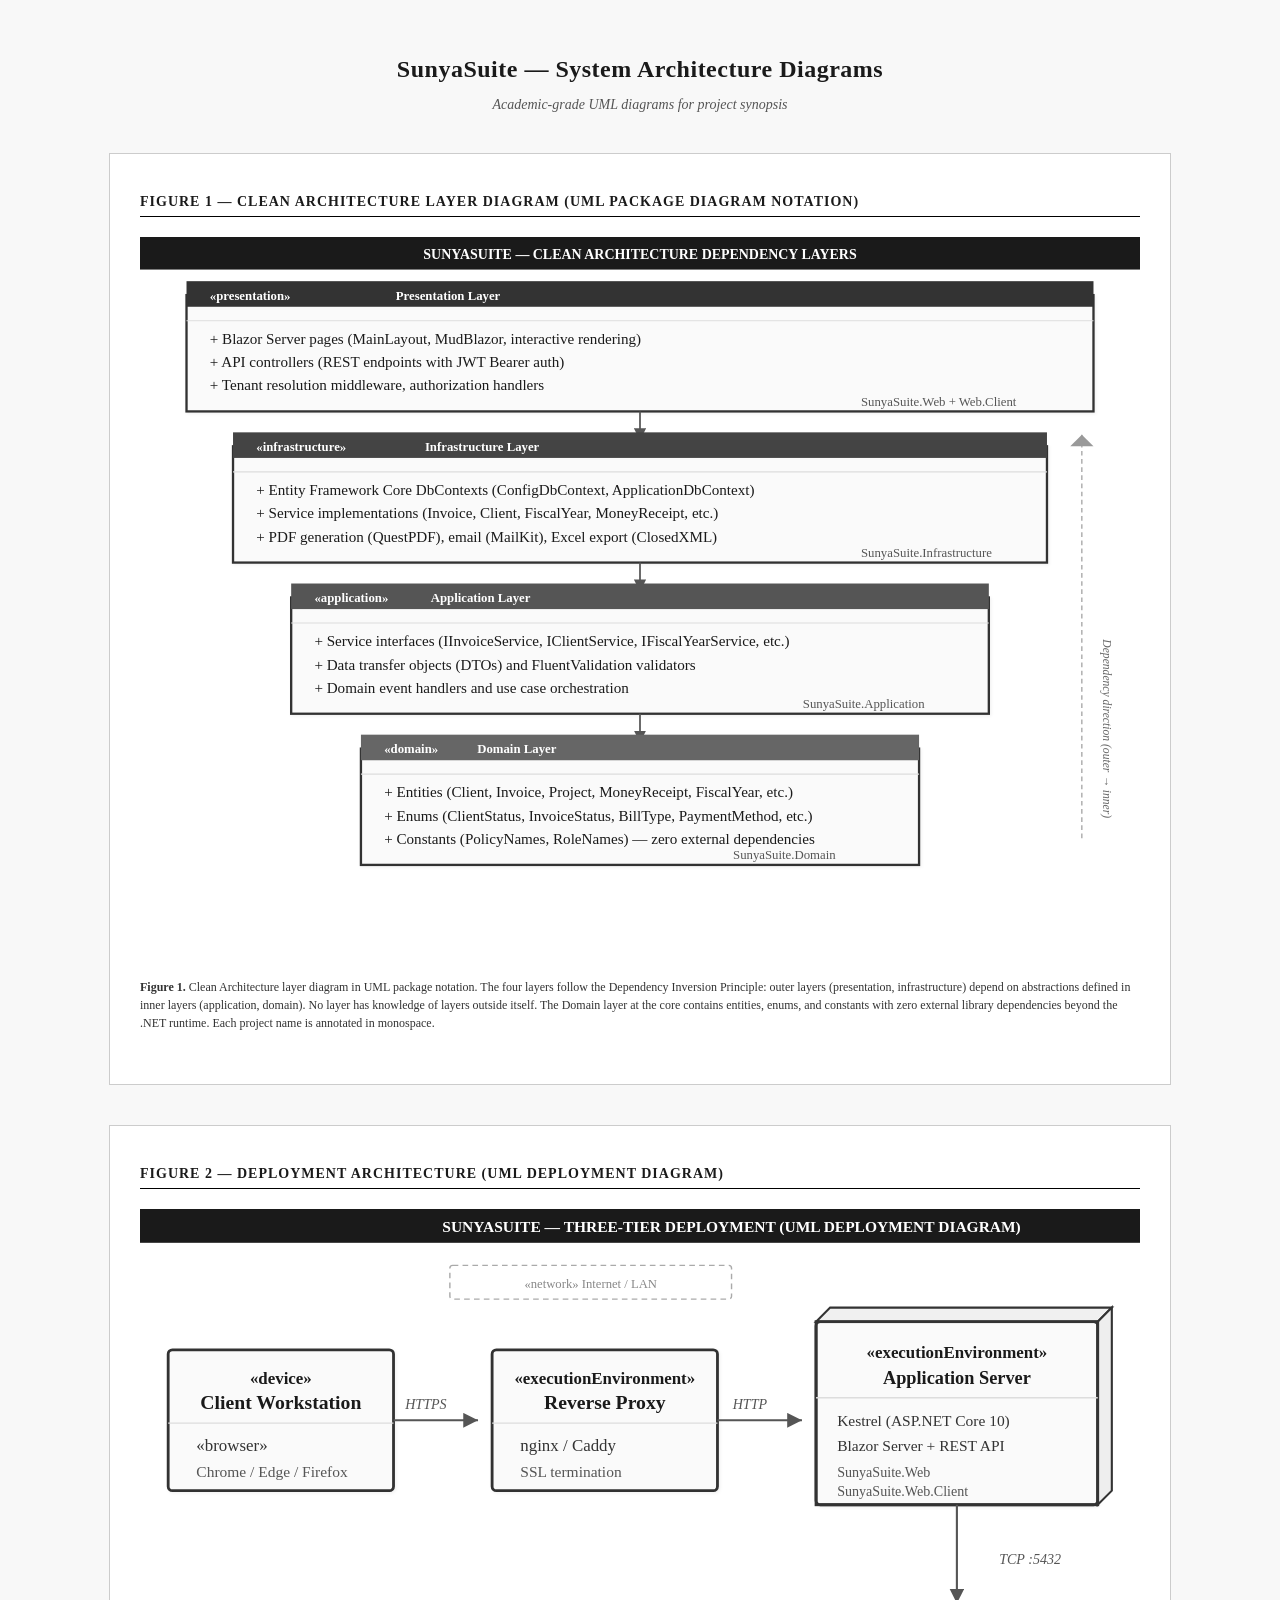
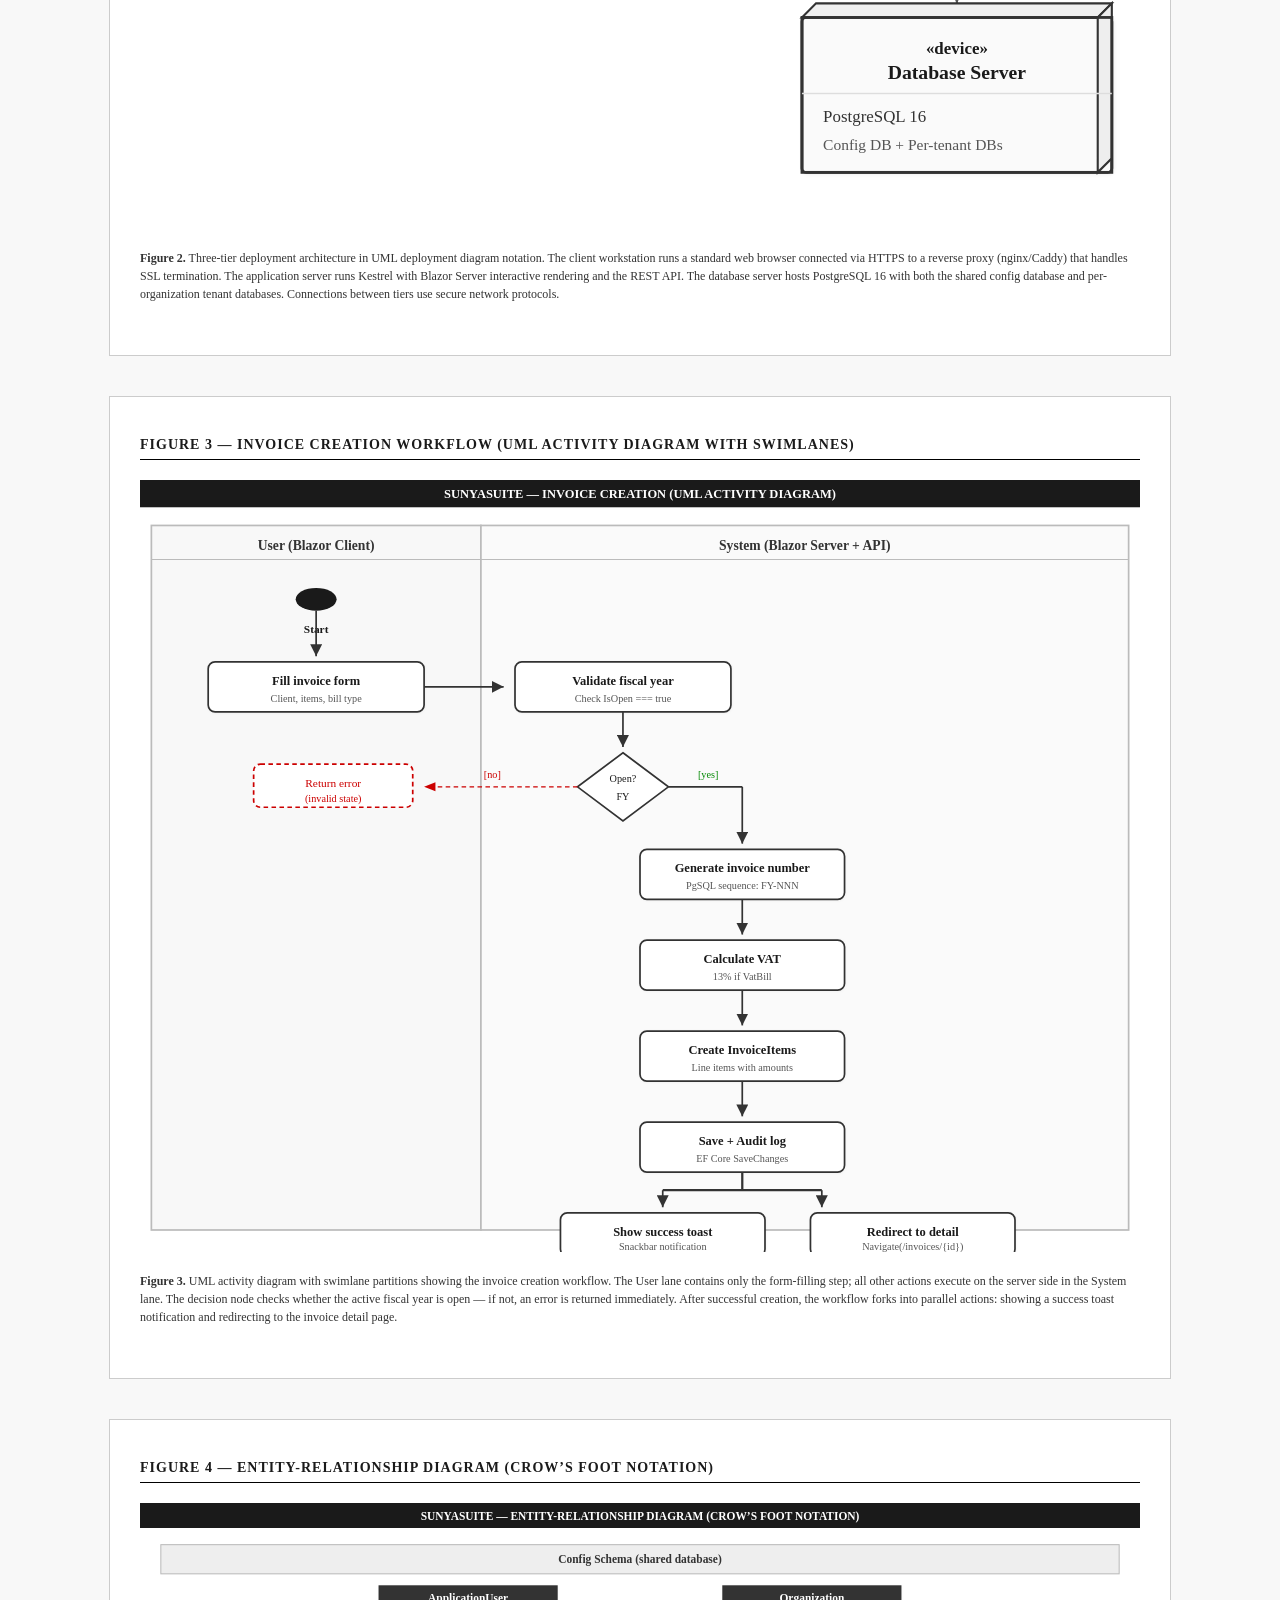
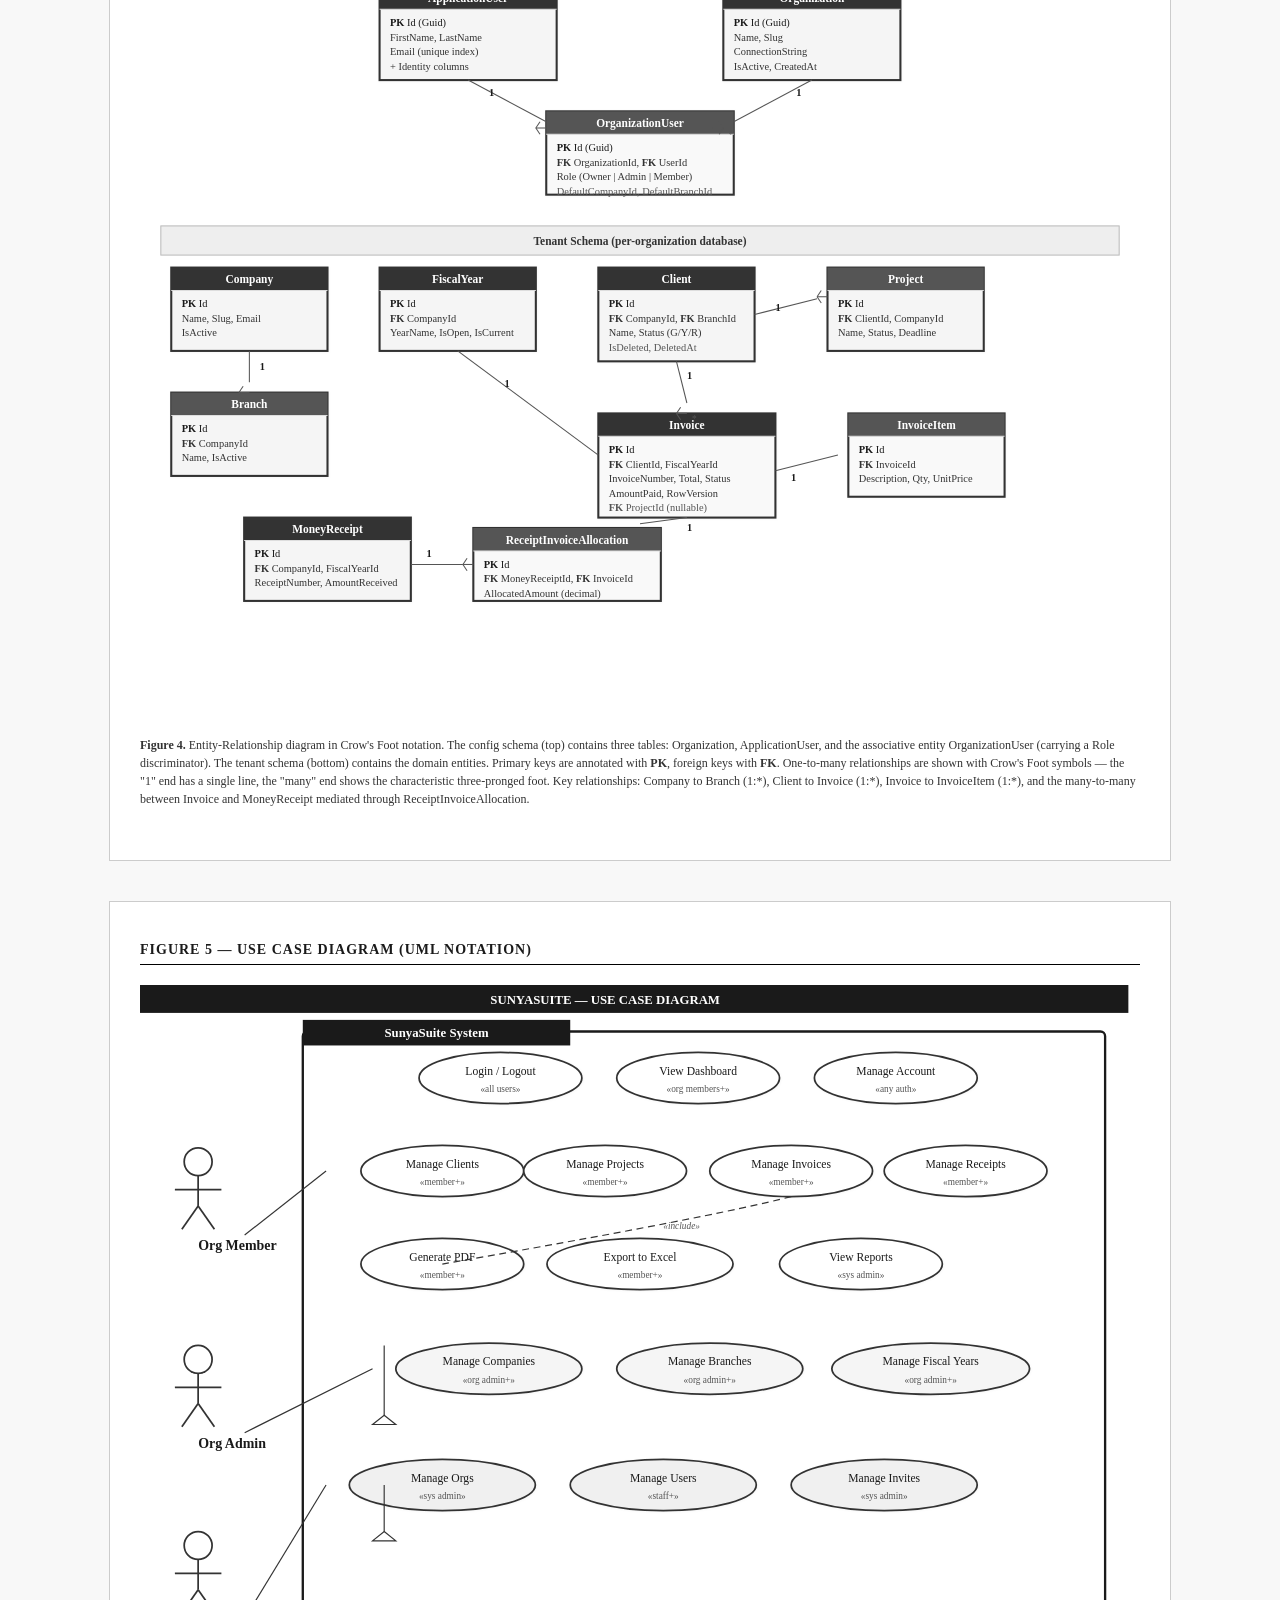
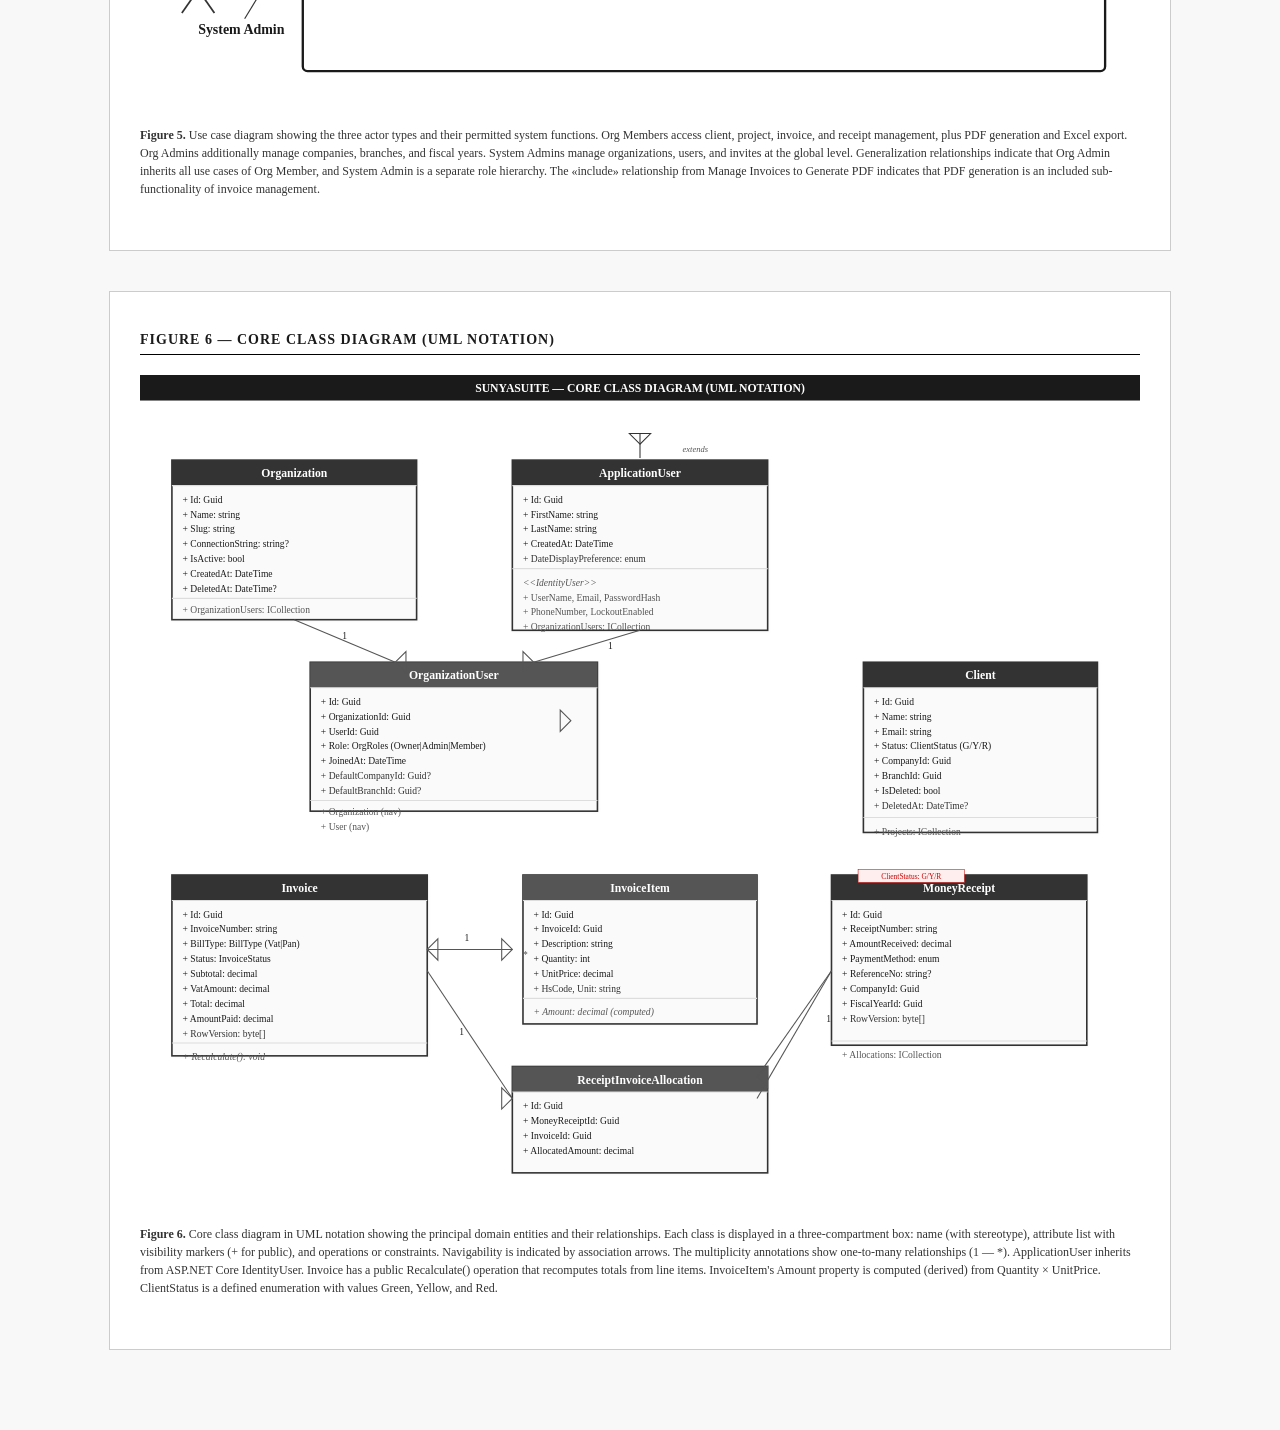
<file: docs/Project_Synopsis_Diagrams.html>
<!DOCTYPE html>
<html lang="en">
<head>
<meta charset="UTF-8">
<meta name="viewport" content="width=device-width, initial-scale=1.0">
<title>SunyaSuite — System Architecture Diagrams (Academic)</title>
<style>
  body { font-family: 'Times New Roman', 'Georgia', serif; background: #f8f8f8; margin: 0; padding: 40px 20px; color: #1a1a1a; }
  h1 { text-align: center; font-size: 24px; font-weight: 700; color: #1a1a1a; margin-bottom: 8px; letter-spacing: 0.5px; }
  .subtitle { text-align: center; font-size: 14px; color: #555; margin-bottom: 40px; font-style: italic; }
  .diagram-container { background: #fff; border: 1px solid #ccc; padding: 40px 30px; margin-bottom: 40px; max-width: 1000px; margin-left: auto; margin-right: auto; page-break-inside: avoid; }
  .diagram-container h2 { font-size: 14px; font-weight: 700; color: #1a1a1a; border-bottom: 1px solid #000; padding-bottom: 6px; margin: 0 0 4px 0; text-transform: uppercase; letter-spacing: 1px; }
  .fig-caption { font-size: 12px; color: #333; margin-top: 14px; line-height: 1.5; text-align: left; font-family: 'Times New Roman', serif; }
  .fig-label { font-weight: 700; }
  svg { display: block; margin: 20px auto; max-width: 100%; }
  text { font-family: 'Times New Roman', 'Georgia', serif; }
</style>
</head>
<body>

<h1>SunyaSuite — System Architecture Diagrams</h1>
<p class="subtitle">Academic-grade UML diagrams for project synopsis</p>

<!-- ============================================================ -->
<!-- FIGURE 1: Clean Architecture Layers                          -->
<!-- ============================================================ -->
<div class="diagram-container">
<h2>Figure 1 &mdash; Clean Architecture Layer Diagram (UML Package Diagram Notation)</h2>
<svg viewBox="0 0 860 620" xmlns="http://www.w3.org/2000/svg">
  <defs>
    <filter id="shadow1"><feDropShadow dx="1" dy="1" stdDeviation="1.5" flood-opacity="0.06"/></filter>
    <marker id="arr-down" viewBox="0 0 10 10" refX="10" refY="5" markerWidth="7" markerHeight="7" orient="auto">
      <path d="M 0 0 L 10 5 L 0 10" fill="#555"/>
    </marker>
  </defs>

  <!-- Title area -->
  <rect x="0" y="0" width="860" height="28" fill="#1a1a1a"/>
  <text x="430" y="19" text-anchor="middle" font-size="12" font-weight="bold" fill="#fff" font-family="monospace">SUNYASUITE &mdash; CLEAN ARCHITECTURE DEPENDENCY LAYERS</text>

  <!-- <<Presentation Layer>> -->
  <rect x="40" y="50" width="780" height="100" rx="0" fill="#fafafa" stroke="#333" stroke-width="2" filter="url(#shadow1)"/>
  <rect x="40" y="38" width="780" height="22" rx="0" fill="#333"/>
  <text x="60" y="54" font-size="11" font-weight="bold" fill="#fff">&laquo;presentation&raquo;</text>
  <text x="220" y="54" font-size="11" font-weight="bold" fill="#fff">Presentation Layer</text>
  <line x1="40" y1="72" x2="820" y2="72" stroke="#ddd" stroke-width="1"/>
  <text x="60" y="92" font-size="13" fill="#1a1a1a">+ Blazor Server pages (MainLayout, MudBlazor, interactive rendering)</text>
  <text x="60" y="112" font-size="13" fill="#1a1a1a">+ API controllers (REST endpoints with JWT Bearer auth)</text>
  <text x="60" y="132" font-size="13" fill="#1a1a1a">+ Tenant resolution middleware, authorization handlers</text>
  <text x="620" y="145" font-size="11" fill="#555" font-family="monospace">SunyaSuite.Web + Web.Client</text>

  <!-- Arrow -->
  <line x1="430" y1="150" x2="430" y2="175" stroke="#555" stroke-width="1.5" marker-end="url(#arr-down)"/>

  <!-- <<Infrastructure Layer>> -->
  <rect x="80" y="180" width="700" height="100" rx="0" fill="#fafafa" stroke="#333" stroke-width="2" filter="url(#shadow1)"/>
  <rect x="80" y="168" width="700" height="22" rx="0" fill="#444"/>
  <text x="100" y="184" font-size="11" font-weight="bold" fill="#fff">&laquo;infrastructure&raquo;</text>
  <text x="245" y="184" font-size="11" font-weight="bold" fill="#fff">Infrastructure Layer</text>
  <line x1="80" y1="202" x2="780" y2="202" stroke="#ddd" stroke-width="1"/>
  <text x="100" y="222" font-size="13" fill="#1a1a1a">+ Entity Framework Core DbContexts (ConfigDbContext, ApplicationDbContext)</text>
  <text x="100" y="242" font-size="13" fill="#1a1a1a">+ Service implementations (Invoice, Client, FiscalYear, MoneyReceipt, etc.)</text>
  <text x="100" y="262" font-size="13" fill="#1a1a1a">+ PDF generation (QuestPDF), email (MailKit), Excel export (ClosedXML)</text>
  <text x="620" y="275" font-size="11" fill="#555" font-family="monospace">SunyaSuite.Infrastructure</text>

  <!-- Arrow -->
  <line x1="430" y1="280" x2="430" y2="305" stroke="#555" stroke-width="1.5" marker-end="url(#arr-down)"/>

  <!-- <<Application Layer>> -->
  <rect x="130" y="310" width="600" height="100" rx="0" fill="#fafafa" stroke="#333" stroke-width="2" filter="url(#shadow1)"/>
  <rect x="130" y="298" width="600" height="22" rx="0" fill="#555"/>
  <text x="150" y="314" font-size="11" font-weight="bold" fill="#fff">&laquo;application&raquo;</text>
  <text x="250" y="314" font-size="11" font-weight="bold" fill="#fff">Application Layer</text>
  <line x1="130" y1="332" x2="730" y2="332" stroke="#ddd" stroke-width="1"/>
  <text x="150" y="352" font-size="13" fill="#1a1a1a">+ Service interfaces (IInvoiceService, IClientService, IFiscalYearService, etc.)</text>
  <text x="150" y="372" font-size="13" fill="#1a1a1a">+ Data transfer objects (DTOs) and FluentValidation validators</text>
  <text x="150" y="392" font-size="13" fill="#1a1a1a">+ Domain event handlers and use case orchestration</text>
  <text x="570" y="405" font-size="11" fill="#555" font-family="monospace">SunyaSuite.Application</text>

  <!-- Arrow -->
  <line x1="430" y1="410" x2="430" y2="435" stroke="#555" stroke-width="1.5" marker-end="url(#arr-down)"/>

  <!-- <<Domain Layer>> -->
  <rect x="190" y="440" width="480" height="100" rx="0" fill="#fafafa" stroke="#333" stroke-width="2" filter="url(#shadow1)"/>
  <rect x="190" y="428" width="480" height="22" rx="0" fill="#666"/>
  <text x="210" y="444" font-size="11" font-weight="bold" fill="#fff">&laquo;domain&raquo;</text>
  <text x="290" y="444" font-size="11" font-weight="bold" fill="#fff">Domain Layer</text>
  <line x1="190" y1="462" x2="670" y2="462" stroke="#ddd" stroke-width="1"/>
  <text x="210" y="482" font-size="13" fill="#1a1a1a">+ Entities (Client, Invoice, Project, MoneyReceipt, FiscalYear, etc.)</text>
  <text x="210" y="502" font-size="13" fill="#1a1a1a">+ Enums (ClientStatus, InvoiceStatus, BillType, PaymentMethod, etc.)</text>
  <text x="210" y="522" font-size="13" fill="#1a1a1a">+ Constants (PolicyNames, RoleNames) — zero external dependencies</text>
  <text x="510" y="535" font-size="11" fill="#555" font-family="monospace">SunyaSuite.Domain</text>

  <!-- Dependency inversion note -->
  <line x1="810" y1="170" x2="810" y2="520" stroke="#999" stroke-width="1" stroke-dasharray="4,3"/>
  <polygon points="810,170 820,180 800,180" fill="#999"/>
  <text x="828" y="346" font-size="10" fill="#666" font-style="italic" transform="rotate(90,828,346)">Dependency direction (outer &rarr; inner)</text>
</svg>
<p class="fig-caption"><span class="fig-label">Figure 1.</span> Clean Architecture layer diagram in UML package notation. The four layers follow the Dependency Inversion Principle: outer layers (presentation, infrastructure) depend on abstractions defined in inner layers (application, domain). No layer has knowledge of layers outside itself. The Domain layer at the core contains entities, enums, and constants with zero external library dependencies beyond the .NET runtime. Each project name is annotated in monospace.</p>
</div>

<!-- ============================================================ -->
<!-- FIGURE 2: Deployment Diagram                                 -->
<!-- ============================================================ -->
<div class="diagram-container">
<h2>Figure 2 &mdash; Deployment Architecture (UML Deployment Diagram)</h2>
<svg viewBox="10 0 710 440" xmlns="http://www.w3.org/2000/svg">
  <defs>
    <filter id="sh2"><feDropShadow dx="1" dy="1" stdDeviation="1" flood-opacity="0.05"/></filter>
    <marker id="arr2" viewBox="0 0 10 10" refX="10" refY="5" markerWidth="7" markerHeight="7" orient="auto">
      <path d="M 0 0 L 10 5 L 0 10" fill="#555"/>
    </marker>
  </defs>

  <rect x="0" y="0" width="860" height="24" fill="#1a1a1a"/>
  <text x="430" y="16" text-anchor="middle" font-size="11" font-weight="bold" fill="#fff" font-family="monospace">SUNYASUITE &mdash; THREE-TIER DEPLOYMENT (UML DEPLOYMENT DIAGRAM)</text>

  <!-- Browser node -->
  <rect x="30" y="100" width="160" height="100" rx="3" fill="#fafafa" stroke="#333" stroke-width="2" filter="url(#sh2)"/>
  <text x="110" y="124" text-anchor="middle" font-size="12" font-weight="bold" fill="#1a1a1a">&laquo;device&raquo;</text>
  <text x="110" y="142" text-anchor="middle" font-size="14" font-weight="bold" fill="#1a1a1a">Client Workstation</text>
  <line x1="30" y1="152" x2="190" y2="152" stroke="#ddd" stroke-width="1"/>
  <text x="50" y="172" font-size="12" fill="#333">«browser»</text>
  <text x="50" y="190" font-size="11" fill="#555">Chrome / Edge / Firefox</text>

  <!-- Arrow -->
  <line x1="190" y1="150" x2="250" y2="150" stroke="#555" stroke-width="1.5" marker-end="url(#arr2)"/>
  <text x="213" y="142" text-anchor="middle" font-size="10" fill="#555" font-style="italic">HTTPS</text>

  <!-- Proxy node -->
  <rect x="260" y="100" width="160" height="100" rx="3" fill="#fafafa" stroke="#333" stroke-width="2" filter="url(#sh2)"/>
  <text x="340" y="124" text-anchor="middle" font-size="12" font-weight="bold" fill="#1a1a1a">&laquo;executionEnvironment&raquo;</text>
  <text x="340" y="142" text-anchor="middle" font-size="14" font-weight="bold" fill="#1a1a1a">Reverse Proxy</text>
  <line x1="260" y1="152" x2="420" y2="152" stroke="#ddd" stroke-width="1"/>
  <text x="280" y="172" font-size="12" fill="#333">nginx / Caddy</text>
  <text x="280" y="190" font-size="11" fill="#555">SSL termination</text>

  <!-- Arrow -->
  <line x1="420" y1="150" x2="480" y2="150" stroke="#555" stroke-width="1.5" marker-end="url(#arr2)"/>
  <text x="443" y="142" text-anchor="middle" font-size="10" fill="#555" font-style="italic">HTTP</text>

  <!-- App server node (3D box) -->
  <rect x="490" y="80" width="200" height="130" rx="3" fill="#fafafa" stroke="#333" stroke-width="2" filter="url(#sh2)"/>
  <polygon points="490,80 500,70 700,70 690,80" fill="#f0f0f0" stroke="#333" stroke-width="1.5"/>
  <polygon points="690,80 700,70 700,200 690,210" fill="#eee" stroke="#333" stroke-width="1.5"/>
  <rect x="490" y="80" width="200" height="130" rx="0" fill="none" stroke="#333" stroke-width="2"/>
  <text x="590" y="106" text-anchor="middle" font-size="12" font-weight="bold" fill="#1a1a1a">&laquo;executionEnvironment&raquo;</text>
  <text x="590" y="124" text-anchor="middle" font-size="13" font-weight="bold" fill="#1a1a1a">Application Server</text>
  <line x1="490" y1="134" x2="690" y2="134" stroke="#ddd" stroke-width="1"/>
  <text x="505" y="154" font-size="11" fill="#333">Kestrel (ASP.NET Core 10)</text>
  <text x="505" y="172" font-size="11" fill="#333">Blazor Server + REST API</text>
  <text x="505" y="190" font-size="10" fill="#555">SunyaSuite.Web</text>
  <text x="505" y="204" font-size="10" fill="#555">SunyaSuite.Web.Client</text>

  <!-- Arrow down -->
  <line x1="590" y1="210" x2="590" y2="280" stroke="#555" stroke-width="1.5" marker-end="url(#arr2)"/>
  <text x="620" y="252" font-size="10" fill="#555" font-style="italic">TCP :5432</text>

  <!-- Database server node (3D box) -->
  <rect x="480" y="290" width="220" height="110" rx="3" fill="#fafafa" stroke="#333" stroke-width="2" filter="url(#sh2)"/>
  <polygon points="480,290 490,280 700,280 690,290" fill="#f0f0f0" stroke="#333" stroke-width="1.5"/>
  <polygon points="690,290 700,280 700,390 690,400" fill="#eee" stroke="#333" stroke-width="1.5"/>
  <rect x="480" y="290" width="220" height="110" rx="0" fill="none" stroke="#333" stroke-width="2"/>
  <text x="590" y="316" text-anchor="middle" font-size="12" font-weight="bold" fill="#1a1a1a">&laquo;device&raquo;</text>
  <text x="590" y="334" text-anchor="middle" font-size="14" font-weight="bold" fill="#1a1a1a">Database Server</text>
  <line x1="480" y1="344" x2="700" y2="344" stroke="#ddd" stroke-width="1"/>
  <text x="495" y="364" font-size="12" fill="#333">PostgreSQL 16</text>
  <text x="495" y="384" font-size="11" fill="#555">Config DB + Per-tenant DBs</text>

  <!-- Network stereotype -->
  <rect x="230" y="40" width="200" height="24" rx="2" fill="none" stroke="#aaa" stroke-dasharray="4,3" stroke-width="1"/>
  <text x="330" y="56" text-anchor="middle" font-size="9" fill="#888">&laquo;network&raquo; Internet / LAN</text>
</svg>
<p class="fig-caption"><span class="fig-label">Figure 2.</span> Three-tier deployment architecture in UML deployment diagram notation. The client workstation runs a standard web browser connected via HTTPS to a reverse proxy (nginx/Caddy) that handles SSL termination. The application server runs Kestrel with Blazor Server interactive rendering and the REST API. The database server hosts PostgreSQL 16 with both the shared config database and per-organization tenant databases. Connections between tiers use secure network protocols.</p>
</div>

<!-- ============================================================ -->
<!-- FIGURE 3: Activity Diagram (Invoice Creation)                -->
<!-- ============================================================ -->
<div class="diagram-container">
<h2>Figure 3 &mdash; Invoice Creation Workflow (UML Activity Diagram with Swimlanes)</h2>
<svg viewBox="0 0 880 680" xmlns="http://www.w3.org/2000/svg">
  <defs>
    <filter id="sh3"><feDropShadow dx="0.5" dy="0.5" stdDeviation="0.8" flood-opacity="0.04"/></filter>
    <marker id="arr3" viewBox="0 0 10 10" refX="10" refY="5" markerWidth="7" markerHeight="7" orient="auto">
      <path d="M 0 0 L 10 5 L 0 10" fill="#333"/>
    </marker>
  </defs>

  <rect x="0" y="0" width="880" height="24" fill="#1a1a1a"/>
  <text x="440" y="16" text-anchor="middle" font-size="11" font-weight="bold" fill="#fff" font-family="monospace">SUNYASUITE &mdash; INVOICE CREATION (UML ACTIVITY DIAGRAM)</text>

  <!-- Swimlane: User -->
  <rect x="10" y="40" width="290" height="620" fill="#f8f8f8" stroke="#bbb" stroke-width="1.5"/>
  <text x="155" y="62" text-anchor="middle" font-size="12" font-weight="bold" fill="#333">User (Blazor Client)</text>
  <line x1="10" y1="70" x2="300" y2="70" stroke="#bbb" stroke-width="1"/>

  <!-- Swimlane: System -->
  <rect x="300" y="40" width="570" height="620" fill="#fafafa" stroke="#bbb" stroke-width="1.5"/>
  <text x="585" y="62" text-anchor="middle" font-size="12" font-weight="bold" fill="#333">System (Blazor Server + API)</text>
  <line x1="300" y1="70" x2="870" y2="70" stroke="#bbb" stroke-width="1"/>

  <!-- Start node -->
  <ellipse cx="155" cy="105" rx="18" ry="10" fill="#1a1a1a"/>
  <text x="155" y="135" text-anchor="middle" font-size="10" font-weight="bold" fill="#1a1a1a">Start</text>

  <line x1="155" y1="115" x2="155" y2="155" stroke="#333" stroke-width="1.5" marker-end="url(#arr3)"/>

  <!-- 1. Fill form -->
  <rect x="60" y="160" width="190" height="44" rx="6" fill="#fff" stroke="#333" stroke-width="1.5" filter="url(#sh3)"/>
  <text x="155" y="180" text-anchor="middle" font-size="11" font-weight="bold" fill="#1a1a1a">Fill invoice form</text>
  <text x="155" y="195" text-anchor="middle" font-size="9" fill="#555">Client, items, bill type</text>

  <line x1="250" y1="182" x2="320" y2="182" stroke="#333" stroke-width="1.5" marker-end="url(#arr3)"/>

  <!-- 2. Validate fiscal year -->
  <rect x="330" y="160" width="190" height="44" rx="6" fill="#fff" stroke="#333" stroke-width="1.5" filter="url(#sh3)"/>
  <text x="425" y="180" text-anchor="middle" font-size="11" font-weight="bold" fill="#1a1a1a">Validate fiscal year</text>
  <text x="425" y="195" text-anchor="middle" font-size="9" fill="#555">Check IsOpen === true</text>

  <line x1="425" y1="204" x2="425" y2="235" stroke="#333" stroke-width="1.5" marker-end="url(#arr3)"/>

  <!-- Decision: fiscal year open? -->
  <polygon points="425,240 465,270 425,300 385,270" fill="#fff" stroke="#333" stroke-width="1.5"/>
  <text x="425" y="266" text-anchor="middle" font-size="9" fill="#1a1a1a">Open?</text>
  <text x="425" y="282" text-anchor="middle" font-size="9" fill="#1a1a1a">FY</text>

  <!-- No branch -->
  <line x1="385" y1="270" x2="260" y2="270" stroke="#c00" stroke-width="1" stroke-dasharray="4,3"/>
  <text x="310" y="262" text-anchor="middle" font-size="9" fill="#c00">[no]</text>
  <polygon points="260,266 250,270 260,274" fill="#c00"/>
  <rect x="100" y="250" width="140" height="38" rx="6" fill="#fff" stroke="#c00" stroke-width="1.5" stroke-dasharray="4,3"/>
  <text x="170" y="270" text-anchor="middle" font-size="10" fill="#c00">Return error</text>
  <text x="170" y="283" text-anchor="middle" font-size="9" fill="#c00">(invalid state)</text>

  <!-- Yes branch -->
  <line x1="465" y1="270" x2="530" y2="270" stroke="#333" stroke-width="1.5"/>
  <text x="500" y="262" text-anchor="middle" font-size="9" fill="#080">[yes]</text>

  <line x1="530" y1="270" x2="530" y2="320" stroke="#333" stroke-width="1.5" marker-end="url(#arr3)"/>

  <!-- 3. Generate number -->
  <rect x="440" y="325" width="180" height="44" rx="6" fill="#fff" stroke="#333" stroke-width="1.5" filter="url(#sh3)"/>
  <text x="530" y="345" text-anchor="middle" font-size="11" font-weight="bold" fill="#1a1a1a">Generate invoice number</text>
  <text x="530" y="360" text-anchor="middle" font-size="9" fill="#555">PgSQL sequence: FY-NNN</text>

  <line x1="530" y1="369" x2="530" y2="400" stroke="#333" stroke-width="1.5" marker-end="url(#arr3)"/>

  <!-- 4. Calculate VAT -->
  <rect x="440" y="405" width="180" height="44" rx="6" fill="#fff" stroke="#333" stroke-width="1.5" filter="url(#sh3)"/>
  <text x="530" y="425" text-anchor="middle" font-size="11" font-weight="bold" fill="#1a1a1a">Calculate VAT</text>
  <text x="530" y="440" text-anchor="middle" font-size="9" fill="#555">13% if VatBill</text>

  <line x1="530" y1="449" x2="530" y2="480" stroke="#333" stroke-width="1.5" marker-end="url(#arr3)"/>

  <!-- 5. Create items -->
  <rect x="440" y="485" width="180" height="44" rx="6" fill="#fff" stroke="#333" stroke-width="1.5" filter="url(#sh3)"/>
  <text x="530" y="505" text-anchor="middle" font-size="11" font-weight="bold" fill="#1a1a1a">Create InvoiceItems</text>
  <text x="530" y="520" text-anchor="middle" font-size="9" fill="#555">Line items with amounts</text>

  <line x1="530" y1="529" x2="530" y2="560" stroke="#333" stroke-width="1.5" marker-end="url(#arr3)"/>

  <!-- 6. Save + audit -->
  <rect x="440" y="565" width="180" height="44" rx="6" fill="#fff" stroke="#333" stroke-width="1.5" filter="url(#sh3)"/>
  <text x="530" y="585" text-anchor="middle" font-size="11" font-weight="bold" fill="#1a1a1a">Save + Audit log</text>
  <text x="530" y="600" text-anchor="middle" font-size="9" fill="#555">EF Core SaveChanges</text>

  <!-- Fork bar -->
  <line x1="530" y1="609" x2="530" y2="625" stroke="#333" stroke-width="2"/>
  <line x1="460" y1="625" x2="600" y2="625" stroke="#333" stroke-width="2"/>
  <line x1="460" y1="625" x2="460" y2="640" stroke="#333" stroke-width="1.5" marker-end="url(#arr3)"/>
  <line x1="600" y1="625" x2="600" y2="640" stroke="#333" stroke-width="1.5" marker-end="url(#arr3)"/>

  <!-- 7. Snackbar -->
  <rect x="370" y="645" width="180" height="38" rx="6" fill="#fff" stroke="#333" stroke-width="1.5" filter="url(#sh3)"/>
  <text x="460" y="665" text-anchor="middle" font-size="11" font-weight="bold" fill="#1a1a1a">Show success toast</text>
  <text x="460" y="678" text-anchor="middle" font-size="9" fill="#555">Snackbar notification</text>

  <!-- 8. Redirect -->
  <rect x="590" y="645" width="180" height="38" rx="6" fill="#fff" stroke="#333" stroke-width="1.5" filter="url(#sh3)"/>
  <text x="680" y="665" text-anchor="middle" font-size="11" font-weight="bold" fill="#1a1a1a">Redirect to detail</text>
  <text x="680" y="678" text-anchor="middle" font-size="9" fill="#555">Navigate(/invoices/{id})</text>

</svg>
<p class="fig-caption"><span class="fig-label">Figure 3.</span> UML activity diagram with swimlane partitions showing the invoice creation workflow. The User lane contains only the form-filling step; all other actions execute on the server side in the System lane. The decision node checks whether the active fiscal year is open — if not, an error is returned immediately. After successful creation, the workflow forks into parallel actions: showing a success toast notification and redirecting to the invoice detail page.</p>
</div>

<!-- ============================================================ -->
<!-- FIGURE 4: Entity-Relationship Diagram                        -->
<!-- ============================================================ -->
<div class="diagram-container">
<h2>Figure 4 &mdash; Entity-Relationship Diagram (Crow&rsquo;s Foot Notation)</h2>
<svg viewBox="0 0 960 780" xmlns="http://www.w3.org/2000/svg">
  <defs>
    <filter id="sh4"><feDropShadow dx="0.5" dy="0.5" stdDeviation="0.8" flood-opacity="0.04"/></filter>
    <marker id="fk" viewBox="0 0 10 8" refX="5" refY="4" markerWidth="5" markerHeight="4" orient="auto">
      <path d="M 0 0 L 5 4 L 0 8" fill="none" stroke="#555" stroke-width="1"/>
    </marker>
  </defs>

  <rect x="0" y="0" width="960" height="24" fill="#1a1a1a"/>
  <text x="480" y="16" text-anchor="middle" font-size="11" font-weight="bold" fill="#fff" font-family="monospace">SUNYASUITE &mdash; ENTITY-RELATIONSHIP DIAGRAM (CROW&rsquo;S FOOT NOTATION)</text>

  <!-- Config Schema box -->
  <rect x="20" y="40" width="920" height="28" fill="#eee" stroke="#bbb" stroke-width="1"/>
  <text x="480" y="58" text-anchor="middle" font-size="11" font-weight="bold" fill="#333">Config Schema (shared database)</text>

  <!-- Organization -->
  <rect x="560" y="80" width="170" height="90" rx="0" fill="#f5f5f5" stroke="#333" stroke-width="2" filter="url(#sh4)"/>
  <rect x="560" y="80" width="170" height="22" fill="#333"/>
  <text x="645" y="95" text-anchor="middle" font-size="11" font-weight="bold" fill="#fff">Organization</text>
  <line x1="560" y1="102" x2="730" y2="102" stroke="#ddd" stroke-width="1"/>
  <text x="570" y="118" font-size="10" fill="#1a1a1a"><tspan font-weight="bold">PK</tspan> Id (Guid)</text>
  <text x="570" y="132" font-size="10" fill="#333">Name, Slug</text>
  <text x="570" y="146" font-size="10" fill="#333">ConnectionString</text>
  <text x="570" y="160" font-size="10" fill="#333">IsActive, CreatedAt</text>

  <!-- ApplicationUser -->
  <rect x="230" y="80" width="170" height="90" rx="0" fill="#f5f5f5" stroke="#333" stroke-width="2" filter="url(#sh4)"/>
  <rect x="230" y="80" width="170" height="22" fill="#333"/>
  <text x="315" y="95" text-anchor="middle" font-size="11" font-weight="bold" fill="#fff">ApplicationUser</text>
  <line x1="230" y1="102" x2="400" y2="102" stroke="#ddd" stroke-width="1"/>
  <text x="240" y="118" font-size="10" fill="#1a1a1a"><tspan font-weight="bold">PK</tspan> Id (Guid)</text>
  <text x="240" y="132" font-size="10" fill="#333">FirstName, LastName</text>
  <text x="240" y="146" font-size="10" fill="#333">Email (unique index)</text>
  <text x="240" y="160" font-size="10" fill="#333">+ Identity columns</text>

  <!-- OrganizationUser -->
  <rect x="390" y="200" width="180" height="80" rx="0" fill="#f9f9f9" stroke="#333" stroke-width="2" filter="url(#sh4)"/>
  <rect x="390" y="200" width="180" height="22" fill="#555"/>
  <text x="480" y="215" text-anchor="middle" font-size="11" font-weight="bold" fill="#fff">OrganizationUser</text>
  <line x1="390" y1="222" x2="570" y2="222" stroke="#ddd" stroke-width="1"/>
  <text x="400" y="238" font-size="10" fill="#1a1a1a"><tspan font-weight="bold">PK</tspan> Id (Guid)</text>
  <text x="400" y="252" font-size="10" fill="#333"><tspan font-weight="bold">FK</tspan> OrganizationId, <tspan font-weight="bold">FK</tspan> UserId</text>
  <text x="400" y="266" font-size="10" fill="#333">Role (Owner | Admin | Member)</text>
  <text x="400" y="280" font-size="10" fill="#555">DefaultCompanyId, DefaultBranchId</text>

  <!-- Crow's foot relationships -->
  <!-- Org 1---* OrgUser -->
  <line x1="645" y1="170" x2="570" y2="210" stroke="#555" stroke-width="1"/>
  <text x="630" y="185" font-size="10" font-weight="bold" fill="#1a1a1a">1</text>
  <line x1="560" y1="216" x2="550" y2="216" stroke="#555" stroke-width="1"/>
  <line x1="560" y1="216" x2="556" y2="222" stroke="#555" stroke-width="1"/>
  <line x1="560" y1="216" x2="556" y2="210" stroke="#555" stroke-width="1"/>
  <text x="565" y="226" font-size="9" fill="#555">*</text>

  <!-- User 1---* OrgUser -->
  <line x1="315" y1="170" x2="390" y2="210" stroke="#555" stroke-width="1"/>
  <text x="335" y="185" font-size="10" font-weight="bold" fill="#1a1a1a">1</text>
  <line x1="390" y1="216" x2="380" y2="216" stroke="#555" stroke-width="1"/>
  <line x1="380" y1="216" x2="384" y2="222" stroke="#555" stroke-width="1"/>
  <line x1="380" y1="216" x2="384" y2="210" stroke="#555" stroke-width="1"/>

  <!-- Tenant Schema box -->
  <rect x="20" y="310" width="920" height="28" fill="#eee" stroke="#bbb" stroke-width="1"/>
  <text x="480" y="328" text-anchor="middle" font-size="11" font-weight="bold" fill="#333">Tenant Schema (per-organization database)</text>

  <!-- Company -->
  <rect x="30" y="350" width="150" height="80" rx="0" fill="#f5f5f5" stroke="#333" stroke-width="2" filter="url(#sh4)"/>
  <rect x="30" y="350" width="150" height="22" fill="#333"/>
  <text x="105" y="365" text-anchor="middle" font-size="11" font-weight="bold" fill="#fff">Company</text>
  <line x1="30" y1="372" x2="180" y2="372" stroke="#ddd" stroke-width="1"/>
  <text x="40" y="388" font-size="10" fill="#1a1a1a"><tspan font-weight="bold">PK</tspan> Id</text>
  <text x="40" y="402" font-size="10" fill="#333">Name, Slug, Email</text>
  <text x="40" y="416" font-size="10" fill="#333">IsActive</text>

  <!-- Branch -->
  <rect x="30" y="470" width="150" height="80" rx="0" fill="#f5f5f5" stroke="#333" stroke-width="2" filter="url(#sh4)"/>
  <rect x="30" y="470" width="150" height="22" fill="#555"/>
  <text x="105" y="485" text-anchor="middle" font-size="11" font-weight="bold" fill="#fff">Branch</text>
  <line x1="30" y1="492" x2="180" y2="492" stroke="#ddd" stroke-width="1"/>
  <text x="40" y="508" font-size="10" fill="#1a1a1a"><tspan font-weight="bold">PK</tspan> Id</text>
  <text x="40" y="522" font-size="10" fill="#333"><tspan font-weight="bold">FK</tspan> CompanyId</text>
  <text x="40" y="536" font-size="10" fill="#333">Name, IsActive</text>
  <!-- 1---* -->
  <line x1="105" y1="430" x2="105" y2="460" stroke="#555" stroke-width="1"/>
  <text x="115" y="448" font-size="10" font-weight="bold" fill="#1a1a1a">1</text>
  <line x1="105" y1="470" x2="95" y2="470" stroke="#555" stroke-width="1"/>
  <line x1="95" y1="470" x2="99" y2="476" stroke="#555" stroke-width="1"/>
  <line x1="95" y1="470" x2="99" y2="464" stroke="#555" stroke-width="1"/>

  <!-- FiscalYear -->
  <rect x="230" y="350" width="150" height="80" rx="0" fill="#f5f5f5" stroke="#333" stroke-width="2" filter="url(#sh4)"/>
  <rect x="230" y="350" width="150" height="22" fill="#333"/>
  <text x="305" y="365" text-anchor="middle" font-size="11" font-weight="bold" fill="#fff">FiscalYear</text>
  <line x1="230" y1="372" x2="380" y2="372" stroke="#ddd" stroke-width="1"/>
  <text x="240" y="388" font-size="10" fill="#1a1a1a"><tspan font-weight="bold">PK</tspan> Id</text>
  <text x="240" y="402" font-size="10" fill="#333"><tspan font-weight="bold">FK</tspan> CompanyId</text>
  <text x="240" y="416" font-size="10" fill="#333">YearName, IsOpen, IsCurrent</text>

  <!-- Client -->
  <rect x="440" y="350" width="150" height="90" rx="0" fill="#f5f5f5" stroke="#333" stroke-width="2" filter="url(#sh4)"/>
  <rect x="440" y="350" width="150" height="22" fill="#333"/>
  <text x="515" y="365" text-anchor="middle" font-size="11" font-weight="bold" fill="#fff">Client</text>
  <line x1="440" y1="372" x2="590" y2="372" stroke="#ddd" stroke-width="1"/>
  <text x="450" y="388" font-size="10" fill="#1a1a1a"><tspan font-weight="bold">PK</tspan> Id</text>
  <text x="450" y="402" font-size="10" fill="#333"><tspan font-weight="bold">FK</tspan> CompanyId, <tspan font-weight="bold">FK</tspan> BranchId</text>
  <text x="450" y="416" font-size="10" fill="#333">Name, Status (G/Y/R)</text>
  <text x="450" y="430" font-size="10" fill="#555">IsDeleted, DeletedAt</text>

  <!-- Project -->
  <rect x="660" y="350" width="150" height="80" rx="0" fill="#f5f5f5" stroke="#333" stroke-width="2" filter="url(#sh4)"/>
  <rect x="660" y="350" width="150" height="22" fill="#555"/>
  <text x="735" y="365" text-anchor="middle" font-size="11" font-weight="bold" fill="#fff">Project</text>
  <line x1="660" y1="372" x2="810" y2="372" stroke="#ddd" stroke-width="1"/>
  <text x="670" y="388" font-size="10" fill="#1a1a1a"><tspan font-weight="bold">PK</tspan> Id</text>
  <text x="670" y="402" font-size="10" fill="#333"><tspan font-weight="bold">FK</tspan> ClientId, CompanyId</text>
  <text x="670" y="416" font-size="10" fill="#333">Name, Status, Deadline</text>

  <!-- Invoice -->
  <rect x="440" y="490" width="170" height="100" rx="0" fill="#f9f9f9" stroke="#333" stroke-width="2" filter="url(#sh4)"/>
  <rect x="440" y="490" width="170" height="22" fill="#333"/>
  <text x="525" y="505" text-anchor="middle" font-size="11" font-weight="bold" fill="#fff">Invoice</text>
  <line x1="440" y1="512" x2="610" y2="512" stroke="#ddd" stroke-width="1"/>
  <text x="450" y="528" font-size="10" fill="#1a1a1a"><tspan font-weight="bold">PK</tspan> Id</text>
  <text x="450" y="542" font-size="10" fill="#333"><tspan font-weight="bold">FK</tspan> ClientId, FiscalYearId</text>
  <text x="450" y="556" font-size="10" fill="#333">InvoiceNumber, Total, Status</text>
  <text x="450" y="570" font-size="10" fill="#333">AmountPaid, RowVersion</text>
  <text x="450" y="584" font-size="10" fill="#555"><tspan font-weight="bold">FK</tspan> ProjectId (nullable)</text>

  <!-- InvoiceItem -->
  <rect x="680" y="490" width="150" height="80" rx="0" fill="#f9f9f9" stroke="#333" stroke-width="2" filter="url(#sh4)"/>
  <rect x="680" y="490" width="150" height="22" fill="#555"/>
  <text x="755" y="505" text-anchor="middle" font-size="11" font-weight="bold" fill="#fff">InvoiceItem</text>
  <line x1="680" y1="512" x2="830" y2="512" stroke="#ddd" stroke-width="1"/>
  <text x="690" y="528" font-size="10" fill="#1a1a1a"><tspan font-weight="bold">PK</tspan> Id</text>
  <text x="690" y="542" font-size="10" fill="#333"><tspan font-weight="bold">FK</tspan> InvoiceId</text>
  <text x="690" y="556" font-size="10" fill="#333">Description, Qty, UnitPrice</text>

  <!-- MoneyReceipt -->
  <rect x="100" y="590" width="160" height="80" rx="0" fill="#f5f5f5" stroke="#333" stroke-width="2" filter="url(#sh4)"/>
  <rect x="100" y="590" width="160" height="22" fill="#333"/>
  <text x="180" y="605" text-anchor="middle" font-size="11" font-weight="bold" fill="#fff">MoneyReceipt</text>
  <line x1="100" y1="612" x2="260" y2="612" stroke="#ddd" stroke-width="1"/>
  <text x="110" y="628" font-size="10" fill="#1a1a1a"><tspan font-weight="bold">PK</tspan> Id</text>
  <text x="110" y="642" font-size="10" fill="#333"><tspan font-weight="bold">FK</tspan> CompanyId, FiscalYearId</text>
  <text x="110" y="656" font-size="10" fill="#333">ReceiptNumber, AmountReceived</text>

  <!-- ReceiptInvoiceAllocation -->
  <rect x="320" y="600" width="180" height="70" rx="0" fill="#f9f9f9" stroke="#333" stroke-width="2" filter="url(#sh4)"/>
  <rect x="320" y="600" width="180" height="22" fill="#555"/>
  <text x="410" y="615" text-anchor="middle" font-size="11" font-weight="bold" fill="#fff">ReceiptInvoiceAllocation</text>
  <line x1="320" y1="622" x2="500" y2="622" stroke="#ddd" stroke-width="1"/>
  <text x="330" y="638" font-size="10" fill="#1a1a1a"><tspan font-weight="bold">PK</tspan> Id</text>
  <text x="330" y="652" font-size="10" fill="#333"><tspan font-weight="bold">FK</tspan> MoneyReceiptId, <tspan font-weight="bold">FK</tspan> InvoiceId</text>
  <text x="330" y="666" font-size="10" fill="#333">AllocatedAmount (decimal)</text>

  <!-- Crow's foot: Client 1---* Invoice -->
  <line x1="515" y1="440" x2="525" y2="480" stroke="#555" stroke-width="1"/>
  <text x="525" y="457" font-size="10" font-weight="bold" fill="#1a1a1a">1</text>
  <line x1="525" y1="490" x2="515" y2="490" stroke="#555" stroke-width="1"/>
  <line x1="515" y1="490" x2="519" y2="496" stroke="#555" stroke-width="1"/>
  <line x1="515" y1="490" x2="519" y2="484" stroke="#555" stroke-width="1"/>
  <text x="530" y="498" font-size="9" fill="#555">*</text>

  <!-- Client 1---* Project -->
  <line x1="590" y1="395" x2="650" y2="380" stroke="#555" stroke-width="1"/>
  <text x="610" y="392" font-size="10" font-weight="bold" fill="#1a1a1a">1</text>
  <line x1="660" y1="378" x2="650" y2="378" stroke="#555" stroke-width="1"/>
  <line x1="650" y1="378" x2="654" y2="384" stroke="#555" stroke-width="1"/>
  <line x1="650" y1="378" x2="654" y2="372" stroke="#555" stroke-width="1"/>

  <!-- Invoice 1---* InvoiceItem -->
  <line x1="610" y1="545" x2="670" y2="530" stroke="#555" stroke-width="1"/>
  <text x="625" y="555" font-size="10" font-weight="bold" fill="#1a1a1a">1</text>

  <!-- MoneyReceipt 1---* ReceiptInvoiceAllocation -->
  <line x1="260" y1="635" x2="310" y2="635" stroke="#555" stroke-width="1"/>
  <text x="275" y="628" font-size="10" font-weight="bold" fill="#1a1a1a">1</text>
  <line x1="320" y1="635" x2="310" y2="635" stroke="#555" stroke-width="1"/>
  <line x1="310" y1="635" x2="314" y2="641" stroke="#555" stroke-width="1"/>
  <line x1="310" y1="635" x2="314" y2="629" stroke="#555" stroke-width="1"/>

  <!-- Invoice 1---* ReceiptInvoiceAllocation -->
  <line x1="525" y1="590" x2="480" y2="596" stroke="#555" stroke-width="1"/>
  <text x="525" y="603" font-size="10" font-weight="bold" fill="#1a1a1a">1</text>

  <!-- FiscalYear 1---* Invoice -->
  <line x1="305" y1="430" x2="440" y2="530" stroke="#555" stroke-width="1"/>
  <text x="350" y="465" font-size="10" font-weight="bold" fill="#1a1a1a">1</text>
</svg>
<p class="fig-caption"><span class="fig-label">Figure 4.</span> Entity-Relationship diagram in Crow's Foot notation. The config schema (top) contains three tables: Organization, ApplicationUser, and the associative entity OrganizationUser (carrying a Role discriminator). The tenant schema (bottom) contains the domain entities. Primary keys are annotated with <span style="font-weight:bold;">PK</span>, foreign keys with <span style="font-weight:bold;">FK</span>. One-to-many relationships are shown with Crow's Foot symbols — the "1" end has a single line, the "many" end shows the characteristic three-pronged foot. Key relationships: Company to Branch (1:*), Client to Invoice (1:*), Invoice to InvoiceItem (1:*), and the many-to-many between Invoice and MoneyReceipt mediated through ReceiptInvoiceAllocation.</p>
</div>

<!-- ============================================================ -->
<!-- FIGURE 5: Use Case Diagram                                   -->
<!-- ============================================================ -->
<div class="diagram-container">
<h2>Figure 5 &mdash; Use Case Diagram (UML Notation)</h2>
<svg viewBox="50 0 860 620" xmlns="http://www.w3.org/2000/svg">
  <defs>
    <filter id="sh5"><feDropShadow dx="0.5" dy="0.5" stdDeviation="0.8" flood-opacity="0.04"/></filter>
    <marker id="uc-arr" viewBox="0 0 10 10" refX="10" refY="5" markerWidth="7" markerHeight="7" orient="auto">
      <path d="M 0 0 L 10 5 L 0 10" fill="#333"/>
    </marker>
    <marker id="uc-include" viewBox="0 0 10 10" refX="10" refY="5" markerWidth="7" markerHeight="7" orient="auto">
      <path d="M 0 0 L 10 5 L 0 10" fill="#333"/>
    </marker>
  </defs>

  <rect x="0" y="0" width="900" height="24" fill="#1a1a1a"/>
  <text x="450" y="16" text-anchor="middle" font-size="11" font-weight="bold" fill="#fff" font-family="monospace">SUNYASUITE &mdash; USE CASE DIAGRAM</text>

  <!-- System boundary -->
  <rect x="190" y="40" width="690" height="550" rx="4" fill="none" stroke="#1a1a1a" stroke-width="2"/>
  <rect x="190" y="30" width="230" height="22" fill="#1a1a1a"/>
  <text x="305" y="45" text-anchor="middle" font-size="11" font-weight="bold" fill="#fff">SunyaSuite System</text>

  <!-- Actor: Org Member -->
  <g transform="translate(80, 140)">
    <circle cx="20" cy="12" r="12" fill="none" stroke="#333" stroke-width="1.5"/>
    <line x1="20" y1="24" x2="20" y2="50" stroke="#333" stroke-width="1.5"/>
    <line x1="0" y1="36" x2="40" y2="36" stroke="#333" stroke-width="1.5"/>
    <line x1="20" y1="50" x2="6" y2="70" stroke="#333" stroke-width="1.5"/>
    <line x1="20" y1="50" x2="34" y2="70" stroke="#333" stroke-width="1.5"/>
  </g>
  <text x="100" y="228" font-size="12" font-weight="bold" fill="#1a1a1a">Org Member</text>

  <!-- Actor: Org Admin -->
  <g transform="translate(80, 310)">
    <circle cx="20" cy="12" r="12" fill="none" stroke="#333" stroke-width="1.5"/>
    <line x1="20" y1="24" x2="20" y2="50" stroke="#333" stroke-width="1.5"/>
    <line x1="0" y1="36" x2="40" y2="36" stroke="#333" stroke-width="1.5"/>
    <line x1="20" y1="50" x2="6" y2="70" stroke="#333" stroke-width="1.5"/>
    <line x1="20" y1="50" x2="34" y2="70" stroke="#333" stroke-width="1.5"/>
  </g>
  <text x="100" y="398" font-size="12" font-weight="bold" fill="#1a1a1a">Org Admin</text>

  <!-- Actor: System Admin -->
  <g transform="translate(80, 470)">
    <circle cx="20" cy="12" r="12" fill="none" stroke="#333" stroke-width="1.5"/>
    <line x1="20" y1="24" x2="20" y2="50" stroke="#333" stroke-width="1.5"/>
    <line x1="0" y1="36" x2="40" y2="36" stroke="#333" stroke-width="1.5"/>
    <line x1="20" y1="50" x2="6" y2="70" stroke="#333" stroke-width="1.5"/>
    <line x1="20" y1="50" x2="34" y2="70" stroke="#333" stroke-width="1.5"/>
  </g>
  <text x="100" y="558" font-size="12" font-weight="bold" fill="#1a1a1a">System Admin</text>

  <!-- Use cases - Row 1 (all users) -->
  <ellipse cx="360" cy="80" rx="70" ry="22" fill="#fff" stroke="#333" stroke-width="1.5" filter="url(#sh5)"/>
  <text x="360" y="77" text-anchor="middle" font-size="10" fill="#1a1a1a">Login / Logout</text>
  <text x="360" y="92" text-anchor="middle" font-size="8" fill="#555">&laquo;all users&raquo;</text>

  <ellipse cx="530" cy="80" rx="70" ry="22" fill="#fff" stroke="#333" stroke-width="1.5" filter="url(#sh5)"/>
  <text x="530" y="77" text-anchor="middle" font-size="10" fill="#1a1a1a">View Dashboard</text>
  <text x="530" y="92" text-anchor="middle" font-size="8" fill="#555">&laquo;org members+&raquo;</text>

  <ellipse cx="700" cy="80" rx="70" ry="22" fill="#fff" stroke="#333" stroke-width="1.5" filter="url(#sh5)"/>
  <text x="700" y="77" text-anchor="middle" font-size="10" fill="#1a1a1a">Manage Account</text>
  <text x="700" y="92" text-anchor="middle" font-size="8" fill="#555">&laquo;any auth&raquo;</text>

  <!-- Row 2 (org member) -->
  <ellipse cx="310" cy="160" rx="70" ry="22" fill="#fff" stroke="#333" stroke-width="1.5" filter="url(#sh5)"/>
  <text x="310" y="157" text-anchor="middle" font-size="10" fill="#1a1a1a">Manage Clients</text>
  <text x="310" y="172" text-anchor="middle" font-size="8" fill="#555">&laquo;member+&raquo;</text>

  <ellipse cx="450" cy="160" rx="70" ry="22" fill="#fff" stroke="#333" stroke-width="1.5" filter="url(#sh5)"/>
  <text x="450" y="157" text-anchor="middle" font-size="10" fill="#1a1a1a">Manage Projects</text>
  <text x="450" y="172" text-anchor="middle" font-size="8" fill="#555">&laquo;member+&raquo;</text>

  <ellipse cx="610" cy="160" rx="70" ry="22" fill="#fff" stroke="#333" stroke-width="1.5" filter="url(#sh5)"/>
  <text x="610" y="157" text-anchor="middle" font-size="10" fill="#1a1a1a">Manage Invoices</text>
  <text x="610" y="172" text-anchor="middle" font-size="8" fill="#555">&laquo;member+&raquo;</text>

  <ellipse cx="760" cy="160" rx="70" ry="22" fill="#fff" stroke="#333" stroke-width="1.5" filter="url(#sh5)"/>
  <text x="760" y="157" text-anchor="middle" font-size="10" fill="#1a1a1a">Manage Receipts</text>
  <text x="760" y="172" text-anchor="middle" font-size="8" fill="#555">&laquo;member+&raquo;</text>

  <!-- Row 3 (org member continued) -->
  <ellipse cx="310" cy="240" rx="70" ry="22" fill="#fff" stroke="#333" stroke-width="1.5" filter="url(#sh5)"/>
  <text x="310" y="237" text-anchor="middle" font-size="10" fill="#1a1a1a">Generate PDF</text>
  <text x="310" y="252" text-anchor="middle" font-size="8" fill="#555">&laquo;member+&raquo;</text>

  <ellipse cx="480" cy="240" rx="80" ry="22" fill="#fff" stroke="#333" stroke-width="1.5" filter="url(#sh5)"/>
  <text x="480" y="237" text-anchor="middle" font-size="10" fill="#1a1a1a">Export to Excel</text>
  <text x="480" y="252" text-anchor="middle" font-size="8" fill="#555">&laquo;member+&raquo;</text>

  <ellipse cx="670" cy="240" rx="70" ry="22" fill="#fff" stroke="#333" stroke-width="1.5" filter="url(#sh5)"/>
  <text x="670" y="237" text-anchor="middle" font-size="10" fill="#1a1a1a">View Reports</text>
  <text x="670" y="252" text-anchor="middle" font-size="8" fill="#555">&laquo;sys admin&raquo;</text>

  <!-- <<include>> from Manage Invoices to Generate PDF -->
  <path d="M 610 182 Q 540 200 310 240" fill="none" stroke="#333" stroke-width="1" stroke-dasharray="6,4"/>
  <text x="500" y="210" font-size="8" fill="#555" font-style="italic">&laquo;include&raquo;</text>

  <!-- Row 4 (org admin) -->
  <ellipse cx="350" cy="330" rx="80" ry="22" fill="#f5f5f5" stroke="#333" stroke-width="1.5" filter="url(#sh5)"/>
  <text x="350" y="327" text-anchor="middle" font-size="10" fill="#1a1a1a">Manage Companies</text>
  <text x="350" y="342" text-anchor="middle" font-size="8" fill="#555">&laquo;org admin+&raquo;</text>

  <ellipse cx="540" cy="330" rx="80" ry="22" fill="#f5f5f5" stroke="#333" stroke-width="1.5" filter="url(#sh5)"/>
  <text x="540" y="327" text-anchor="middle" font-size="10" fill="#1a1a1a">Manage Branches</text>
  <text x="540" y="342" text-anchor="middle" font-size="8" fill="#555">&laquo;org admin+&raquo;</text>

  <ellipse cx="730" cy="330" rx="85" ry="22" fill="#f5f5f5" stroke="#333" stroke-width="1.5" filter="url(#sh5)"/>
  <text x="730" y="327" text-anchor="middle" font-size="10" fill="#1a1a1a">Manage Fiscal Years</text>
  <text x="730" y="342" text-anchor="middle" font-size="8" fill="#555">&laquo;org admin+&raquo;</text>

  <!-- Row 5 (system admin) -->
  <ellipse cx="310" cy="430" rx="80" ry="22" fill="#f0f0f0" stroke="#333" stroke-width="1.5" filter="url(#sh5)"/>
  <text x="310" y="427" text-anchor="middle" font-size="10" fill="#1a1a1a">Manage Orgs</text>
  <text x="310" y="442" text-anchor="middle" font-size="8" fill="#555">&laquo;sys admin&raquo;</text>

  <ellipse cx="500" cy="430" rx="80" ry="22" fill="#f0f0f0" stroke="#333" stroke-width="1.5" filter="url(#sh5)"/>
  <text x="500" y="427" text-anchor="middle" font-size="10" fill="#1a1a1a">Manage Users</text>
  <text x="500" y="442" text-anchor="middle" font-size="8" fill="#555">&laquo;staff+&raquo;</text>

  <ellipse cx="690" cy="430" rx="80" ry="22" fill="#f0f0f0" stroke="#333" stroke-width="1.5" filter="url(#sh5)"/>
  <text x="690" y="427" text-anchor="middle" font-size="10" fill="#1a1a1a">Manage Invites</text>
  <text x="690" y="442" text-anchor="middle" font-size="8" fill="#555">&laquo;sys admin&raquo;</text>

  <!-- Actor associations -->
  <line x1="140" y1="215" x2="210" y2="160" stroke="#333" stroke-width="1"/>
  <line x1="140" y1="385" x2="250" y2="330" stroke="#333" stroke-width="1"/>
  <line x1="140" y1="545" x2="210" y2="430" stroke="#333" stroke-width="1"/>

  <!-- Generalization arrows (triangle) -->
  <polygon points="260,370 270,378 250,378" fill="#fff" stroke="#333" stroke-width="1"/>
  <line x1="260" y1="370" x2="260" y2="310" stroke="#333" stroke-width="1"/>
  <polygon points="260,470 270,478 250,478" fill="#fff" stroke="#333" stroke-width="1"/>
  <line x1="260" y1="470" x2="260" y2="430" stroke="#333" stroke-width="1"/>
</svg>
<p class="fig-caption"><span class="fig-label">Figure 5.</span> Use case diagram showing the three actor types and their permitted system functions. Org Members access client, project, invoice, and receipt management, plus PDF generation and Excel export. Org Admins additionally manage companies, branches, and fiscal years. System Admins manage organizations, users, and invites at the global level. Generalization relationships indicate that Org Admin inherits all use cases of Org Member, and System Admin is a separate role hierarchy. The &laquo;include&raquo; relationship from Manage Invoices to Generate PDF indicates that PDF generation is an included sub-functionality of invoice management.</p>
</div>

<!-- ============================================================ -->
<!-- FIGURE 6: Class Diagram                                      -->
<!-- ============================================================ -->
<div class="diagram-container">
<h2>Figure 6 &mdash; Core Class Diagram (UML Notation)</h2>
<svg viewBox="0 0 940 780" xmlns="http://www.w3.org/2000/svg">
  <defs>
    <filter id="sh6"><feDropShadow dx="0.5" dy="0.5" stdDeviation="0.8" flood-opacity="0.04"/></filter>
    <marker id="cd-arrow" viewBox="0 0 10 10" refX="10" refY="5" markerWidth="7" markerHeight="7" orient="auto">
      <path d="M 4 0 L 10 5 L 4 10" fill="none" stroke="#555" stroke-width="1"/>
    </marker>
    <marker id="cd-diamond" viewBox="0 0 14 10" refX="14" refY="5" markerWidth="10" markerHeight="8" orient="auto">
      <polygon points="0,5 5,0 10,5 5,10" fill="none" stroke="#555" stroke-width="1"/>
    </marker>
  </defs>

  <rect x="0" y="0" width="940" height="24" fill="#1a1a1a"/>
  <text x="470" y="16" text-anchor="middle" font-size="11" font-weight="bold" fill="#fff" font-family="monospace">SUNYASUITE &mdash; CORE CLASS DIAGRAM (UML NOTATION)</text>

  <!-- Organization -->
  <rect x="30" y="80" width="230" height="150" rx="0" fill="#fafafa" stroke="#333" stroke-width="1.5" filter="url(#sh6)"/>
  <rect x="30" y="80" width="230" height="24" fill="#333"/>
  <text x="145" y="96" text-anchor="middle" font-size="11" font-weight="bold" fill="#fff">Organization</text>
  <line x1="30" y1="104" x2="260" y2="104" stroke="#ddd" stroke-width="1"/>
  <text x="40" y="120" font-size="9" fill="#1a1a1a">+ Id: Guid</text>
  <text x="40" y="134" font-size="9" fill="#1a1a1a">+ Name: string</text>
  <text x="40" y="148" font-size="9" fill="#1a1a1a">+ Slug: string</text>
  <text x="40" y="162" font-size="9" fill="#1a1a1a">+ ConnectionString: string?</text>
  <text x="40" y="176" font-size="9" fill="#1a1a1a">+ IsActive: bool</text>
  <text x="40" y="190" font-size="9" fill="#1a1a1a">+ CreatedAt: DateTime</text>
  <text x="40" y="204" font-size="9" fill="#1a1a1a">+ DeletedAt: DateTime?</text>
  <line x1="30" y1="210" x2="260" y2="210" stroke="#ddd" stroke-width="1"/>
  <text x="40" y="224" font-size="9" fill="#555">+ OrganizationUsers: ICollection</text>

  <!-- ApplicationUser -->
  <rect x="350" y="80" width="240" height="160" rx="0" fill="#fafafa" stroke="#333" stroke-width="1.5" filter="url(#sh6)"/>
  <rect x="350" y="80" width="240" height="24" fill="#333"/>
  <text x="470" y="96" text-anchor="middle" font-size="11" font-weight="bold" fill="#fff">ApplicationUser</text>
  <line x1="350" y1="104" x2="590" y2="104" stroke="#ddd" stroke-width="1"/>
  <text x="360" y="120" font-size="9" fill="#1a1a1a">+ Id: Guid</text>
  <text x="360" y="134" font-size="9" fill="#1a1a1a">+ FirstName: string</text>
  <text x="360" y="148" font-size="9" fill="#1a1a1a">+ LastName: string</text>
  <text x="360" y="162" font-size="9" fill="#1a1a1a">+ CreatedAt: DateTime</text>
  <text x="360" y="176" font-size="9" fill="#333">+ DateDisplayPreference: enum</text>
  <line x1="350" y1="182" x2="590" y2="182" stroke="#ddd" stroke-width="1"/>
  <text x="360" y="198" font-size="9" fill="#555" font-style="italic">&lt;&lt;IdentityUser&gt;&gt;</text>
  <text x="360" y="212" font-size="9" fill="#555">+ UserName, Email, PasswordHash</text>
  <text x="360" y="226" font-size="9" fill="#555">+ PhoneNumber, LockoutEnabled</text>
  <text x="360" y="240" font-size="9" fill="#555">+ OrganizationUsers: ICollection</text>

  <!-- OrganizationUser -->
  <rect x="160" y="270" width="270" height="140" rx="0" fill="#fafafa" stroke="#333" stroke-width="1.5" filter="url(#sh6)"/>
  <rect x="160" y="270" width="270" height="24" fill="#555"/>
  <text x="295" y="286" text-anchor="middle" font-size="11" font-weight="bold" fill="#fff">OrganizationUser</text>
  <line x1="160" y1="294" x2="430" y2="294" stroke="#ddd" stroke-width="1"/>
  <text x="170" y="310" font-size="9" fill="#1a1a1a">+ Id: Guid</text>
  <text x="170" y="324" font-size="9" fill="#1a1a1a">+ OrganizationId: Guid</text>
  <text x="170" y="338" font-size="9" fill="#1a1a1a">+ UserId: Guid</text>
  <text x="170" y="352" font-size="9" fill="#1a1a1a">+ Role: OrgRoles (Owner|Admin|Member)</text>
  <text x="170" y="366" font-size="9" fill="#1a1a1a">+ JoinedAt: DateTime</text>
  <text x="170" y="380" font-size="9" fill="#333">+ DefaultCompanyId: Guid?</text>
  <text x="170" y="394" font-size="9" fill="#333">+ DefaultBranchId: Guid?</text>
  <line x1="160" y1="400" x2="430" y2="400" stroke="#ddd" stroke-width="1"/>
  <text x="170" y="414" font-size="9" fill="#555">+ Organization (nav)</text>
  <text x="170" y="428" font-size="9" fill="#555">+ User (nav)</text>

  <!-- Client -->
  <rect x="680" y="270" width="220" height="160" rx="0" fill="#fafafa" stroke="#333" stroke-width="1.5" filter="url(#sh6)"/>
  <rect x="680" y="270" width="220" height="24" fill="#333"/>
  <text x="790" y="286" text-anchor="middle" font-size="11" font-weight="bold" fill="#fff">Client</text>
  <line x1="680" y1="294" x2="900" y2="294" stroke="#ddd" stroke-width="1"/>
  <text x="690" y="310" font-size="9" fill="#1a1a1a">+ Id: Guid</text>
  <text x="690" y="324" font-size="9" fill="#1a1a1a">+ Name: string</text>
  <text x="690" y="338" font-size="9" fill="#1a1a1a">+ Email: string</text>
  <text x="690" y="352" font-size="9" fill="#1a1a1a">+ Status: ClientStatus (G/Y/R)</text>
  <text x="690" y="366" font-size="9" fill="#1a1a1a">+ CompanyId: Guid</text>
  <text x="690" y="380" font-size="9" fill="#1a1a1a">+ BranchId: Guid</text>
  <text x="690" y="394" font-size="9" fill="#1a1a1a">+ IsDeleted: bool</text>
  <text x="690" y="408" font-size="9" fill="#333">+ DeletedAt: DateTime?</text>
  <line x1="680" y1="416" x2="900" y2="416" stroke="#ddd" stroke-width="1"/>
  <text x="690" y="432" font-size="9" fill="#555">+ Projects: ICollection</text>

  <!-- Invoice -->
  <rect x="30" y="470" width="240" height="170" rx="0" fill="#fafafa" stroke="#333" stroke-width="1.5" filter="url(#sh6)"/>
  <rect x="30" y="470" width="240" height="24" fill="#333"/>
  <text x="150" y="486" text-anchor="middle" font-size="11" font-weight="bold" fill="#fff">Invoice</text>
  <line x1="30" y1="494" x2="270" y2="494" stroke="#ddd" stroke-width="1"/>
  <text x="40" y="510" font-size="9" fill="#1a1a1a">+ Id: Guid</text>
  <text x="40" y="524" font-size="9" fill="#1a1a1a">+ InvoiceNumber: string</text>
  <text x="40" y="538" font-size="9" fill="#1a1a1a">+ BillType: BillType (Vat|Pan)</text>
  <text x="40" y="552" font-size="9" fill="#1a1a1a">+ Status: InvoiceStatus</text>
  <text x="40" y="566" font-size="9" fill="#1a1a1a">+ Subtotal: decimal</text>
  <text x="40" y="580" font-size="9" fill="#1a1a1a">+ VatAmount: decimal</text>
  <text x="40" y="594" font-size="9" fill="#1a1a1a">+ Total: decimal</text>
  <text x="40" y="608" font-size="9" fill="#1a1a1a">+ AmountPaid: decimal</text>
  <text x="40" y="622" font-size="9" fill="#333">+ RowVersion: byte[]</text>
  <line x1="30" y1="628" x2="270" y2="628" stroke="#ddd" stroke-width="1"/>
  <text x="40" y="644" font-size="9" fill="#555" font-style="italic">+ Recalculate(): void</text>

  <!-- InvoiceItem -->
  <rect x="360" y="470" width="220" height="140" rx="0" fill="#fafafa" stroke="#333" stroke-width="1.5" filter="url(#sh6)"/>
  <rect x="360" y="470" width="220" height="24" fill="#555"/>
  <text x="470" y="486" text-anchor="middle" font-size="11" font-weight="bold" fill="#fff">InvoiceItem</text>
  <line x1="360" y1="494" x2="580" y2="494" stroke="#ddd" stroke-width="1"/>
  <text x="370" y="510" font-size="9" fill="#1a1a1a">+ Id: Guid</text>
  <text x="370" y="524" font-size="9" fill="#1a1a1a">+ InvoiceId: Guid</text>
  <text x="370" y="538" font-size="9" fill="#1a1a1a">+ Description: string</text>
  <text x="370" y="552" font-size="9" fill="#1a1a1a">+ Quantity: int</text>
  <text x="370" y="566" font-size="9" fill="#1a1a1a">+ UnitPrice: decimal</text>
  <text x="370" y="580" font-size="9" fill="#333">+ HsCode, Unit: string</text>
  <line x1="360" y1="586" x2="580" y2="586" stroke="#ddd" stroke-width="1"/>
  <text x="370" y="602" font-size="9" fill="#555" font-style="italic">+ Amount: decimal (computed)</text>

  <!-- MoneyReceipt -->
  <rect x="650" y="470" width="240" height="160" rx="0" fill="#fafafa" stroke="#333" stroke-width="1.5" filter="url(#sh6)"/>
  <rect x="650" y="470" width="240" height="24" fill="#333"/>
  <text x="770" y="486" text-anchor="middle" font-size="11" font-weight="bold" fill="#fff">MoneyReceipt</text>
  <line x1="650" y1="494" x2="890" y2="494" stroke="#ddd" stroke-width="1"/>
  <text x="660" y="510" font-size="9" fill="#1a1a1a">+ Id: Guid</text>
  <text x="660" y="524" font-size="9" fill="#1a1a1a">+ ReceiptNumber: string</text>
  <text x="660" y="538" font-size="9" fill="#1a1a1a">+ AmountReceived: decimal</text>
  <text x="660" y="552" font-size="9" fill="#1a1a1a">+ PaymentMethod: enum</text>
  <text x="660" y="566" font-size="9" fill="#1a1a1a">+ ReferenceNo: string?</text>
  <text x="660" y="580" font-size="9" fill="#1a1a1a">+ CompanyId: Guid</text>
  <text x="660" y="594" font-size="9" fill="#1a1a1a">+ FiscalYearId: Guid</text>
  <text x="660" y="608" font-size="9" fill="#333">+ RowVersion: byte[]</text>
  <line x1="650" y1="626" x2="890" y2="626" stroke="#ddd" stroke-width="1"/>
  <text x="660" y="642" font-size="9" fill="#555">+ Allocations: ICollection</text>

  <!-- ReceiptInvoiceAllocation -->
  <rect x="350" y="650" width="240" height="100" rx="0" fill="#fafafa" stroke="#333" stroke-width="1.5" filter="url(#sh6)"/>
  <rect x="350" y="650" width="240" height="24" fill="#555"/>
  <text x="470" y="666" text-anchor="middle" font-size="11" font-weight="bold" fill="#fff">ReceiptInvoiceAllocation</text>
  <line x1="350" y1="674" x2="590" y2="674" stroke="#ddd" stroke-width="1"/>
  <text x="360" y="690" font-size="9" fill="#1a1a1a">+ Id: Guid</text>
  <text x="360" y="704" font-size="9" fill="#1a1a1a">+ MoneyReceiptId: Guid</text>
  <text x="360" y="718" font-size="9" fill="#1a1a1a">+ InvoiceId: Guid</text>
  <text x="360" y="732" font-size="9" fill="#1a1a1a">+ AllocatedAmount: decimal</text>

  <!-- Relationships -->
  <!-- Org 1 --- * OrgUser -->
  <line x1="145" y1="230" x2="240" y2="270" stroke="#555" stroke-width="1"/>
  <polygon points="240,270 250,260 250,280" fill="none" stroke="#555" stroke-width="1"/>
  <text x="190" y="248" font-size="9" fill="#1a1a1a">1</text>

  <!-- User 1 --- * OrgUser -->
  <line x1="470" y1="240" x2="370" y2="270" stroke="#555" stroke-width="1"/>
  <polygon points="370,270 360,260 360,280" fill="none" stroke="#555" stroke-width="1"/>
  <text x="440" y="258" font-size="9" fill="#1a1a1a">1</text>

  <!-- OrgUser * --- 1 User -->
  <polygon points="405,325 395,315 395,335" fill="none" stroke="#555" stroke-width="1"/>

  <!-- Invoice 1 --- * InvoiceItem -->
  <line x1="270" y1="540" x2="350" y2="540" stroke="#555" stroke-width="1"/>
  <polygon points="350,540 340,530 340,550" fill="none" stroke="#555" stroke-width="1"/>
  <text x="305" y="532" font-size="9" fill="#1a1a1a">1</text>
  <polygon points="270,540 280,530 280,550" fill="none" stroke="#555" stroke-width="1"/>
  <text x="360" y="548" font-size="9" fill="#555">*</text>

  <!-- MoneyReceipt 1 --- * ReceiptInvoiceAllocation -->
  <line x1="650" y1="560" x2="580" y2="660" stroke="#555" stroke-width="1"/>
  <polygon points="580,660 590,650 590,670" fill="none" stroke="#555" stroke-width="1"/>
  <text x="645" y="608" font-size="9" fill="#1a1a1a">1</text>
  <line x1="650" y1="560" x2="580" y2="680" stroke="#555" stroke-width="1"/>

  <!-- Invoice 1 --- * ReceiptInvoiceAllocation -->
  <line x1="270" y1="560" x2="350" y2="680" stroke="#555" stroke-width="1"/>
  <polygon points="350,680 340,670 340,690" fill="none" stroke="#555" stroke-width="1"/>
  <text x="300" y="620" font-size="9" fill="#1a1a1a">1</text>

  <!-- Inheritance: ApplicationUser extends IdentityUser -->
  <polygon points="470,65 460,55 480,55" fill="#fff" stroke="#333" stroke-width="1"/>
  <line x1="470" y1="55" x2="470" y2="78" stroke="#333" stroke-width="1"/>
  <text x="510" y="72" font-size="8" fill="#555" font-style="italic">extends</text>

  <!-- Note box for ClientStatus -->
  <rect x="675" y="465" width="100" height="12" fill="#fee" stroke="#c00" stroke-width="0.5"/>
  <text x="725" y="474" text-anchor="middle" font-size="7" fill="#c00">ClientStatus: G/Y/R</text>
</svg>
<p class="fig-caption"><span class="fig-label">Figure 6.</span> Core class diagram in UML notation showing the principal domain entities and their relationships. Each class is displayed in a three-compartment box: name (with stereotype), attribute list with visibility markers (+ for public), and operations or constraints. Navigability is indicated by association arrows. The multiplicity annotations show one-to-many relationships (1 &mdash; *). ApplicationUser inherits from ASP.NET Core IdentityUser. Invoice has a public Recalculate() operation that recomputes totals from line items. InvoiceItem's Amount property is computed (derived) from Quantity &times; UnitPrice. ClientStatus is a defined enumeration with values Green, Yellow, and Red.</p>
</div>

</body>
</html>
</file>
